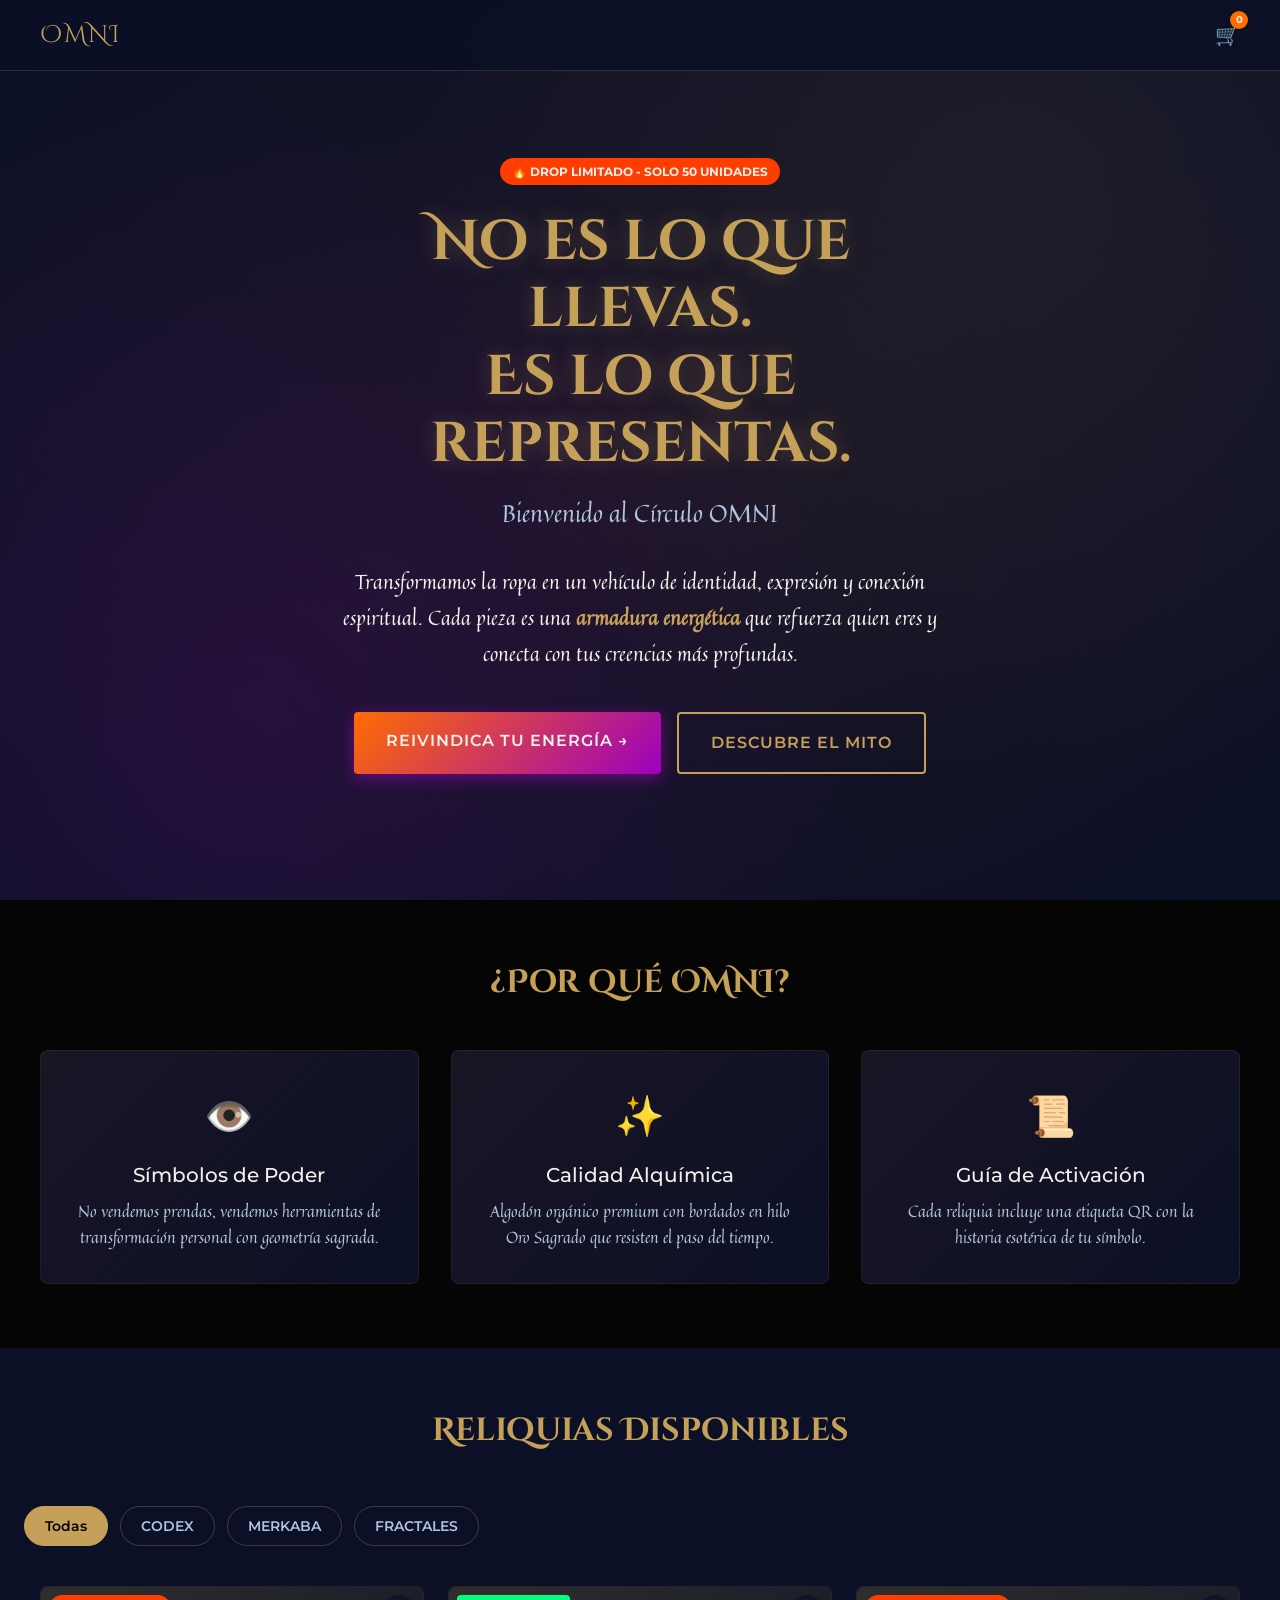
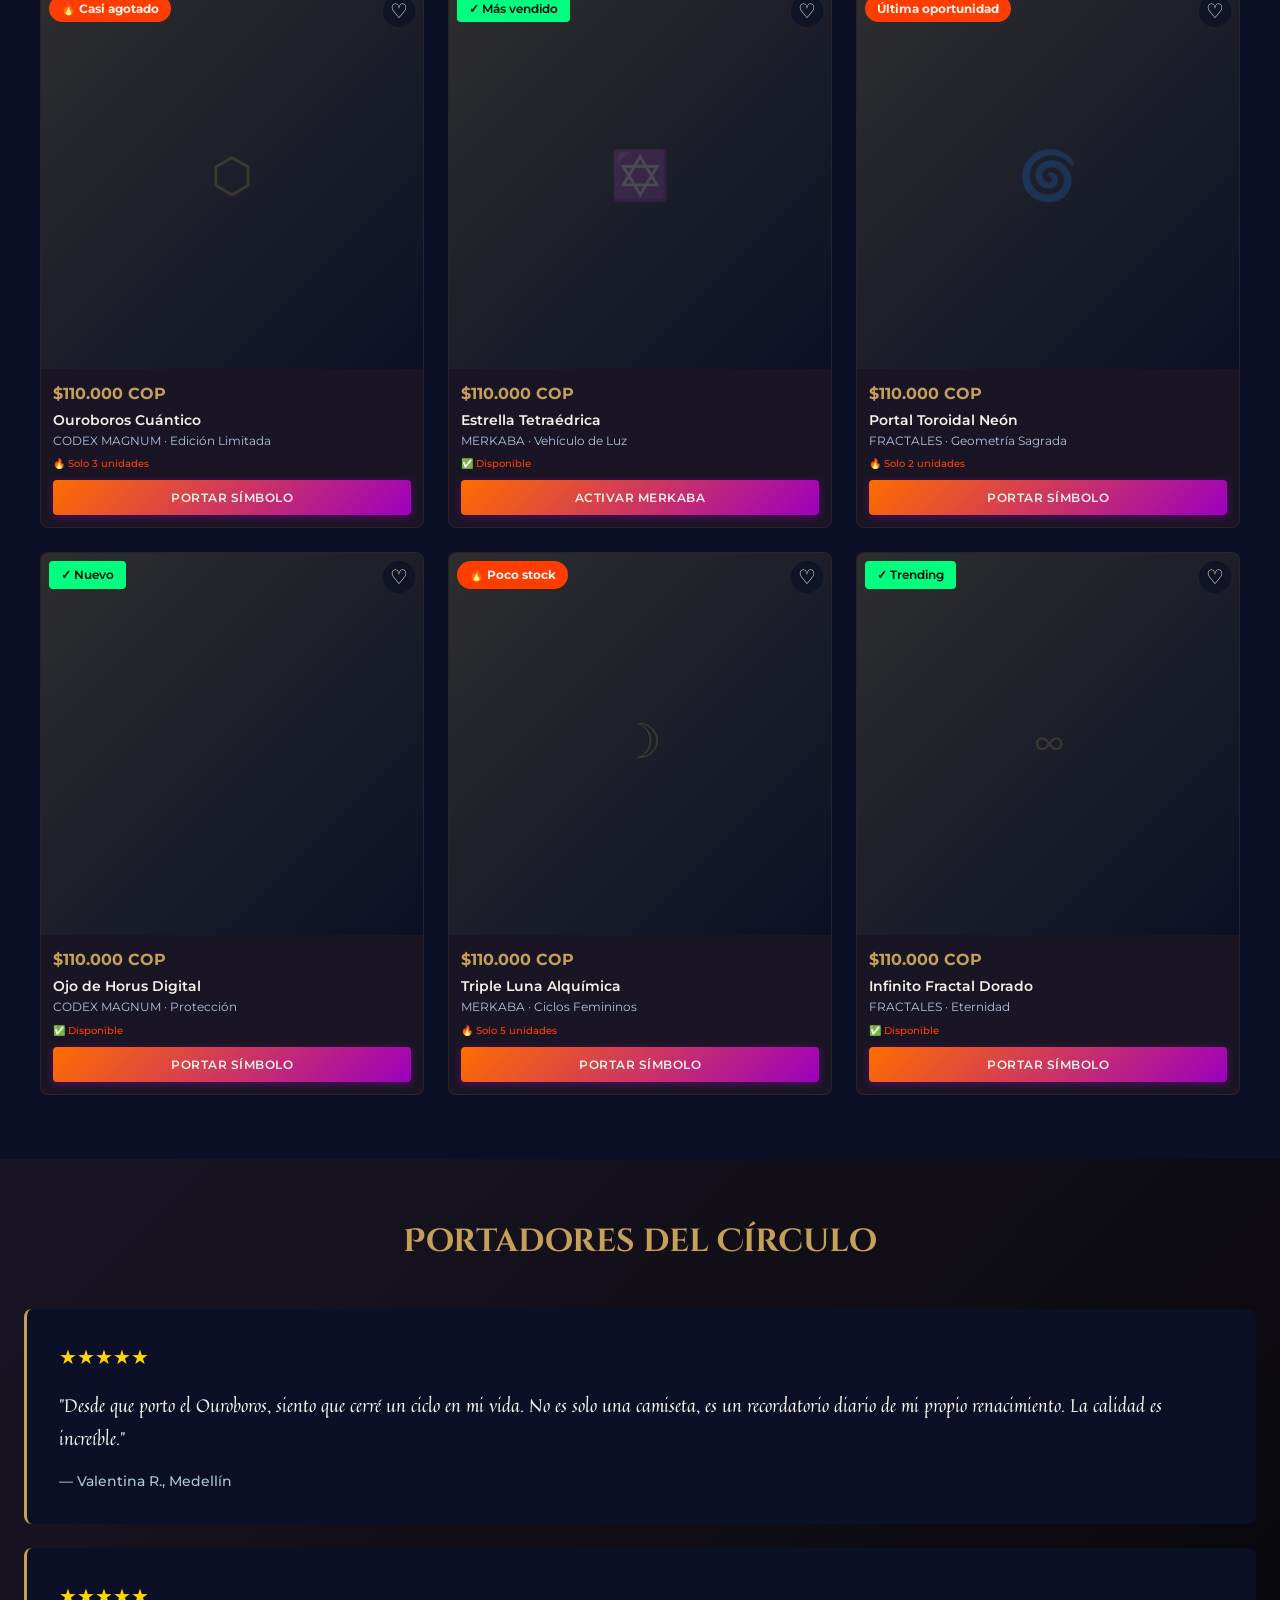
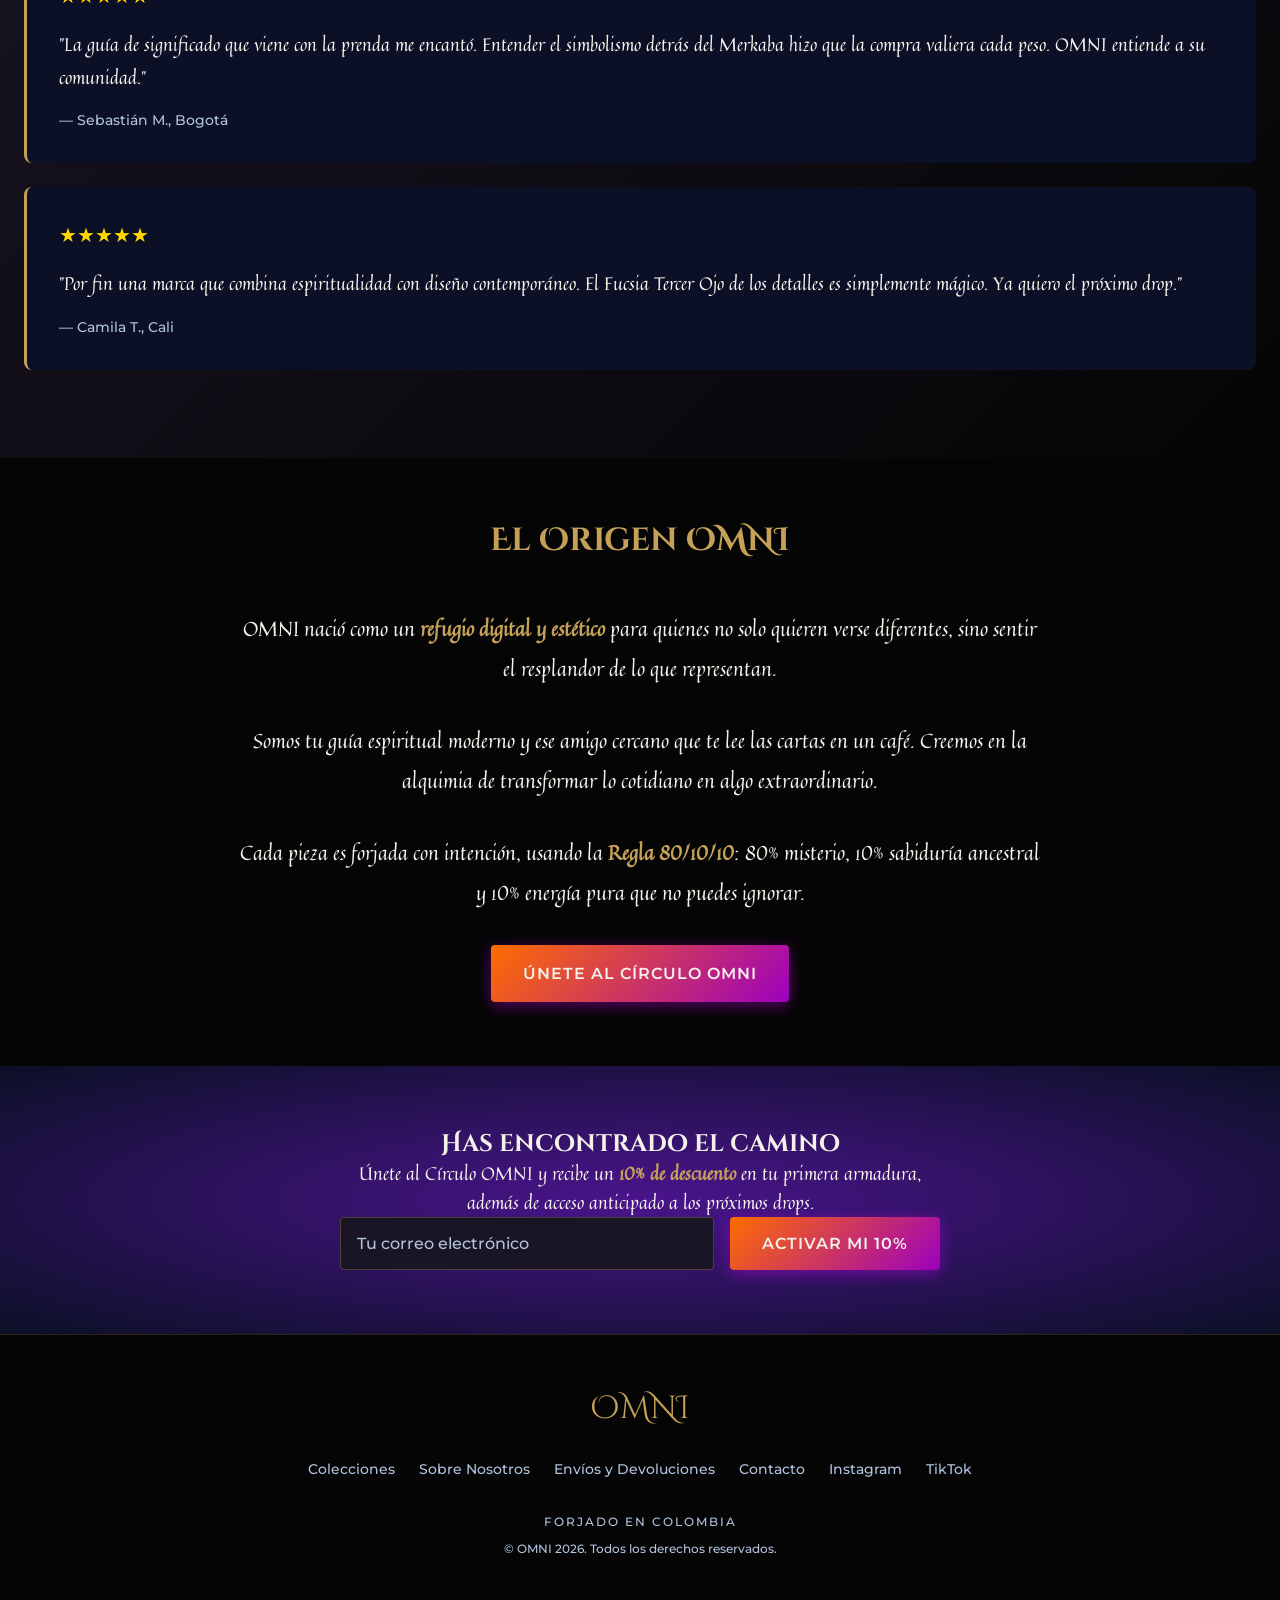
<file: index.html>
<!DOCTYPE html>
<html lang="es">
<head>
    <meta charset="UTF-8">
    <meta name="viewport" content="width=device-width, initial-scale=1.0">
    <meta name="description" content="OMNI - Transformamos la ropa en un vehículo de identidad, expresión y conexión espiritual. Cada pieza es una armadura energética.">
    <meta name="theme-color" content="#0B1026">
    
    <!-- Open Graph / Social Media -->
    <meta property="og:type" content="website">
    <meta property="og:title" content="OMNI | No es lo que llevas. Es lo que representas.">
    <meta property="og:description" content="Bienvenido al Círculo OMNI. Reliquias energéticas con geometría sagrada.">
    <meta property="og:image" content="assets/images/og-image.jpg">
    
    <!-- Google Fonts -->
    <link rel="preconnect" href="https://fonts.googleapis.com">
    <link rel="preconnect" href="https://fonts.gstatic.com" crossorigin>
    <link href="https://fonts.googleapis.com/css2?family=Cinzel+Decorative:wght@700;900&family=Quintessential&family=Montserrat:wght@500;600;700&display=swap" rel="stylesheet">
    
    <!-- Stylesheet -->
    <link rel="stylesheet" href="css/styles.css">
    
    <title>OMNI | No es lo que llevas. Es lo que representas.</title>
</head>
<body>
    <!-- Header -->
    <header>
        <div class="header-content">
            <a href="#" class="logo">OMNI</a>
            <div class="cart-icon">
                🛒
                <span class="cart-count">0</span>
            </div>
        </div>
    </header>

    <!-- Hero Section -->
    <section class="hero" id="inicio">
        <div class="hero-content">
            <div class="hero-badge">
                <span class="scarcity-badge">🔥 DROP LIMITADO - SOLO 50 UNIDADES</span>
            </div>
            <h1>No es lo que llevas.<br>Es lo que representas.</h1>
            <p class="hero-subtitle">Bienvenido al Círculo OMNI</p>
            <p class="hero-description body-text">
                Transformamos la ropa en un vehículo de identidad, expresión y conexión espiritual.
                Cada pieza es una <span class="about-highlight">armadura energética</span> que refuerza quien eres
                y conecta con tus creencias más profundas.
            </p>
            <div class="hero-cta-container">
                <a href="#coleccion" class="btn-cta ui-text">Reivindica tu energía →</a>
                <a href="#historia" class="btn-cta btn-secondary ui-text">Descubre el mito</a>
            </div>
        </div>
    </section>

    <!-- Value Proposition -->
    <section class="value-section" id="beneficios">
        <h2 class="section-title">¿Por qué OMNI?</h2>
        <div class="value-grid">
            <div class="value-card fade-in">
                <div class="value-icon">👁️</div>
                <h3 class="ui-text">Símbolos de Poder</h3>
                <p class="body-text">No vendemos prendas, vendemos herramientas de transformación personal con geometría sagrada.</p>
            </div>
            <div class="value-card fade-in">
                <div class="value-icon">✨</div>
                <h3 class="ui-text">Calidad Alquímica</h3>
                <p class="body-text">Algodón orgánico premium con bordados en hilo Oro Sagrado que resisten el paso del tiempo.</p>
            </div>
            <div class="value-card fade-in">
                <div class="value-icon">📜</div>
                <h3 class="ui-text">Guía de Activación</h3>
                <p class="body-text">Cada reliquia incluye una etiqueta QR con la historia esotérica de tu símbolo.</p>
            </div>
        </div>
    </section>

    <!-- Products Section -->
    <section class="products-section" id="coleccion">
        <div class="products-header">
            <h2 class="section-title">Reliquias Disponibles</h2>
            <div class="products-filter-bar">
                <button class="filter-btn active ui-text" data-filter="all">Todas</button>
                <button class="filter-btn ui-text" data-filter="codex">CODEX</button>
                <button class="filter-btn ui-text" data-filter="merkaba">MERKABA</button>
                <button class="filter-btn ui-text" data-filter="fractales">FRACTALES</button>
            </div>
        </div>
        <div class="product-grid marketplace-grid">
            <!-- Producto 1: CODEX MAGNUM -->
            <div class="marketplace-card fade-in" data-category="codex">
                <div class="marketplace-image">
                    <span class="product-image-placeholder">⬡</span>
                    <div class="marketplace-badge-top">
                        <span class="scarcity-badge">🔥 Casi agotado</span>
                    </div>
                    <button class="wishlist-btn" aria-label="Añadir a favoritos">♡</button>
                </div>
                <div class="marketplace-info">
                    <div class="marketplace-price-row">
                        <span class="marketplace-price">$110.000 COP</span>
                    </div>
                    <h3 class="marketplace-title">Ouroboros Cuántico</h3>
                    <p class="marketplace-location body-text">CODEX MAGNUM · Edición Limitada</p>
                    <div class="marketplace-stock ui-text">
                        🔥 Solo 3 unidades
                    </div>
                    <button class="btn-marketplace-cta ui-text" onclick="addToCart('Ouroboros Cuántico')">Portar símbolo</button>
                </div>
            </div>

            <!-- Producto 2: MERKABA -->
            <div class="marketplace-card fade-in" data-category="merkaba">
                <div class="marketplace-image">
                    <span class="product-image-placeholder">✡️</span>
                    <div class="marketplace-badge-top">
                        <span class="success-badge">✓ Más vendido</span>
                    </div>
                    <button class="wishlist-btn" aria-label="Añadir a favoritos">♡</button>
                </div>
                <div class="marketplace-info">
                    <div class="marketplace-price-row">
                        <span class="marketplace-price">$110.000 COP</span>
                    </div>
                    <h3 class="marketplace-title">Estrella Tetraédrica</h3>
                    <p class="marketplace-location body-text">MERKABA · Vehículo de Luz</p>
                    <div class="marketplace-stock ui-text">
                        ✅ Disponible
                    </div>
                    <button class="btn-marketplace-cta ui-text" onclick="addToCart('Estrella Tetraédrica')">Activar Merkaba</button>
                </div>
            </div>

            <!-- Producto 3: FRACTALES -->
            <div class="marketplace-card fade-in" data-category="fractales">
                <div class="marketplace-image">
                    <span class="product-image-placeholder">🌀</span>
                    <div class="marketplace-badge-top">
                        <span class="scarcity-badge">Última oportunidad</span>
                    </div>
                    <button class="wishlist-btn" aria-label="Añadir a favoritos">♡</button>
                </div>
                <div class="marketplace-info">
                    <div class="marketplace-price-row">
                        <span class="marketplace-price">$110.000 COP</span>
                    </div>
                    <h3 class="marketplace-title">Portal Toroidal Neón</h3>
                    <p class="marketplace-location body-text">FRACTALES · Geometría Sagrada</p>
                    <div class="marketplace-stock ui-text">
                        🔥 Solo 2 unidades
                    </div>
                    <button class="btn-marketplace-cta ui-text" onclick="addToCart('Portal Toroidal')">Portar símbolo</button>
                </div>
            </div>

            <!-- Producto 4: Additional -->
            <div class="marketplace-card fade-in" data-category="codex">
                <div class="marketplace-image">
                    <span class="product-image-placeholder">𓂀</span>
                    <div class="marketplace-badge-top">
                        <span class="success-badge">✓ Nuevo</span>
                    </div>
                    <button class="wishlist-btn" aria-label="Añadir a favoritos">♡</button>
                </div>
                <div class="marketplace-info">
                    <div class="marketplace-price-row">
                        <span class="marketplace-price">$110.000 COP</span>
                    </div>
                    <h3 class="marketplace-title">Ojo de Horus Digital</h3>
                    <p class="marketplace-location body-text">CODEX MAGNUM · Protección</p>
                    <div class="marketplace-stock ui-text">
                        ✅ Disponible
                    </div>
                    <button class="btn-marketplace-cta ui-text" onclick="addToCart('Ojo de Horus')">Portar símbolo</button>
                </div>
            </div>

            <!-- Producto 5: Additional -->
            <div class="marketplace-card fade-in" data-category="merkaba">
                <div class="marketplace-image">
                    <span class="product-image-placeholder">☽</span>
                    <div class="marketplace-badge-top">
                        <span class="scarcity-badge">🔥 Poco stock</span>
                    </div>
                    <button class="wishlist-btn" aria-label="Añadir a favoritos">♡</button>
                </div>
                <div class="marketplace-info">
                    <div class="marketplace-price-row">
                        <span class="marketplace-price">$110.000 COP</span>
                    </div>
                    <h3 class="marketplace-title">Triple Luna Alquímica</h3>
                    <p class="marketplace-location body-text">MERKABA · Ciclos Femininos</p>
                    <div class="marketplace-stock ui-text">
                        🔥 Solo 5 unidades
                    </div>
                    <button class="btn-marketplace-cta ui-text" onclick="addToCart('Triple Luna')">Portar símbolo</button>
                </div>
            </div>

            <!-- Producto 6: Additional -->
            <div class="marketplace-card fade-in" data-category="fractales">
                <div class="marketplace-image">
                    <span class="product-image-placeholder">∞</span>
                    <div class="marketplace-badge-top">
                        <span class="success-badge">✓ Trending</span>
                    </div>
                    <button class="wishlist-btn" aria-label="Añadir a favoritos">♡</button>
                </div>
                <div class="marketplace-info">
                    <div class="marketplace-price-row">
                        <span class="marketplace-price">$110.000 COP</span>
                    </div>
                    <h3 class="marketplace-title">Infinito Fractal Dorado</h3>
                    <p class="marketplace-location body-text">FRACTALES · Eternidad</p>
                    <div class="marketplace-stock ui-text">
                        ✅ Disponible
                    </div>
                    <button class="btn-marketplace-cta ui-text" onclick="addToCart('Infinito Fractal')">Portar símbolo</button>
                </div>
            </div>
        </div>
    </section>

    <!-- Testimonials -->
    <section class="testimonials-section" id="testimonios">
        <h2 class="section-title">Portadores del Círculo</h2>
        <div class="testimonial-card fade-in">
            <div class="testimonial-stars">★★★★★</div>
            <p class="testimonial-text body-text">
                "Desde que porto el Ouroboros, siento que cerré un ciclo en mi vida. No es solo una camiseta,
                es un recordatorio diario de mi propio renacimiento. La calidad es increíble."
            </p>
            <p class="testimonial-author ui-text">— Valentina R., Medellín</p>
        </div>
        <div class="testimonial-card fade-in">
            <div class="testimonial-stars">★★★★★</div>
            <p class="testimonial-text body-text">
                "La guía de significado que viene con la prenda me encantó. Entender el simbolismo detrás
                del Merkaba hizo que la compra valiera cada peso. OMNI entiende a su comunidad."
            </p>
            <p class="testimonial-author ui-text">— Sebastián M., Bogotá</p>
        </div>
        <div class="testimonial-card fade-in">
            <div class="testimonial-stars">★★★★★</div>
            <p class="testimonial-text body-text">
                "Por fin una marca que combina espiritualidad con diseño contemporáneo.
                El Fucsia Tercer Ojo de los detalles es simplemente mágico. Ya quiero el próximo drop."
            </p>
            <p class="testimonial-author ui-text">— Camila T., Cali</p>
        </div>
    </section>

    <!-- About Section -->
    <section class="about-section" id="historia">
        <div class="about-content">
            <h2 class="section-title">El Origen OMNI</h2>
            <p class="about-text body-text">
                OMNI nació como un <span class="about-highlight">refugio digital y estético</span> para quienes
                no solo quieren verse diferentes, sino sentir el resplandor de lo que representan.
            </p>
            <p class="about-text body-text">
                Somos tu guía espiritual moderno y ese amigo cercano que te lee las cartas en un café.
                Creemos en la alquimia de transformar lo cotidiano en algo extraordinario.
            </p>
            <p class="about-text body-text">
                Cada pieza es forjada con intención, usando la <span class="about-highlight">Regla 80/10/10</span>:
                80% misterio, 10% sabiduría ancestral y 10% energía pura que no puedes ignorar.
            </p>
            <a href="#coleccion" class="btn-cta ui-text">Únete al Círculo OMNI</a>
        </div>
    </section>

    <!-- Newsletter -->
    <section class="newsletter-section" id="unete">
        <div class="newsletter-content">
            <h2>Has encontrado el camino</h2>
            <p class="body-text">
                Únete al Círculo OMNI y recibe un <span class="about-highlight">10% de descuento</span>
                en tu primera armadura, además de acceso anticipado a los próximos drops.
            </p>
            <form class="newsletter-form" onsubmit="subscribe(event)">
                <input type="email" class="newsletter-input ui-text" placeholder="Tu correo electrónico" required>
                <button type="submit" class="btn-cta ui-text">Activar mi 10%</button>
            </form>
        </div>
    </section>

    <!-- Footer -->
    <footer>
        <div class="footer-content">
            <div class="footer-logo">OMNI</div>
            <div class="footer-links">
                <a href="#coleccion" class="footer-link ui-text">Colecciones</a>
                <a href="#historia" class="footer-link ui-text">Sobre Nosotros</a>
                <a href="#" class="footer-link ui-text">Envíos y Devoluciones</a>
                <a href="#" class="footer-link ui-text">Contacto</a>
                <a href="#" class="footer-link ui-text">Instagram</a>
                <a href="#" class="footer-link ui-text">TikTok</a>
            </div>
            <p class="footer-tagline ui-text">FORJADO EN COLOMBIA</p>
            <p class="footer-copyright ui-text">© OMNI 2026. Todos los derechos reservados.</p>
        </div>
    </footer>

    <!-- Sticky CTA (Mobile) -->
    <div class="sticky-cta" id="stickyCta">
        <a href="#coleccion" class="btn-cta ui-text">Ver Reliquias Disponibles</a>
    </div>

    <!-- JavaScript -->
    <script src="js/main.js"></script>
</body>
</html>
</file>
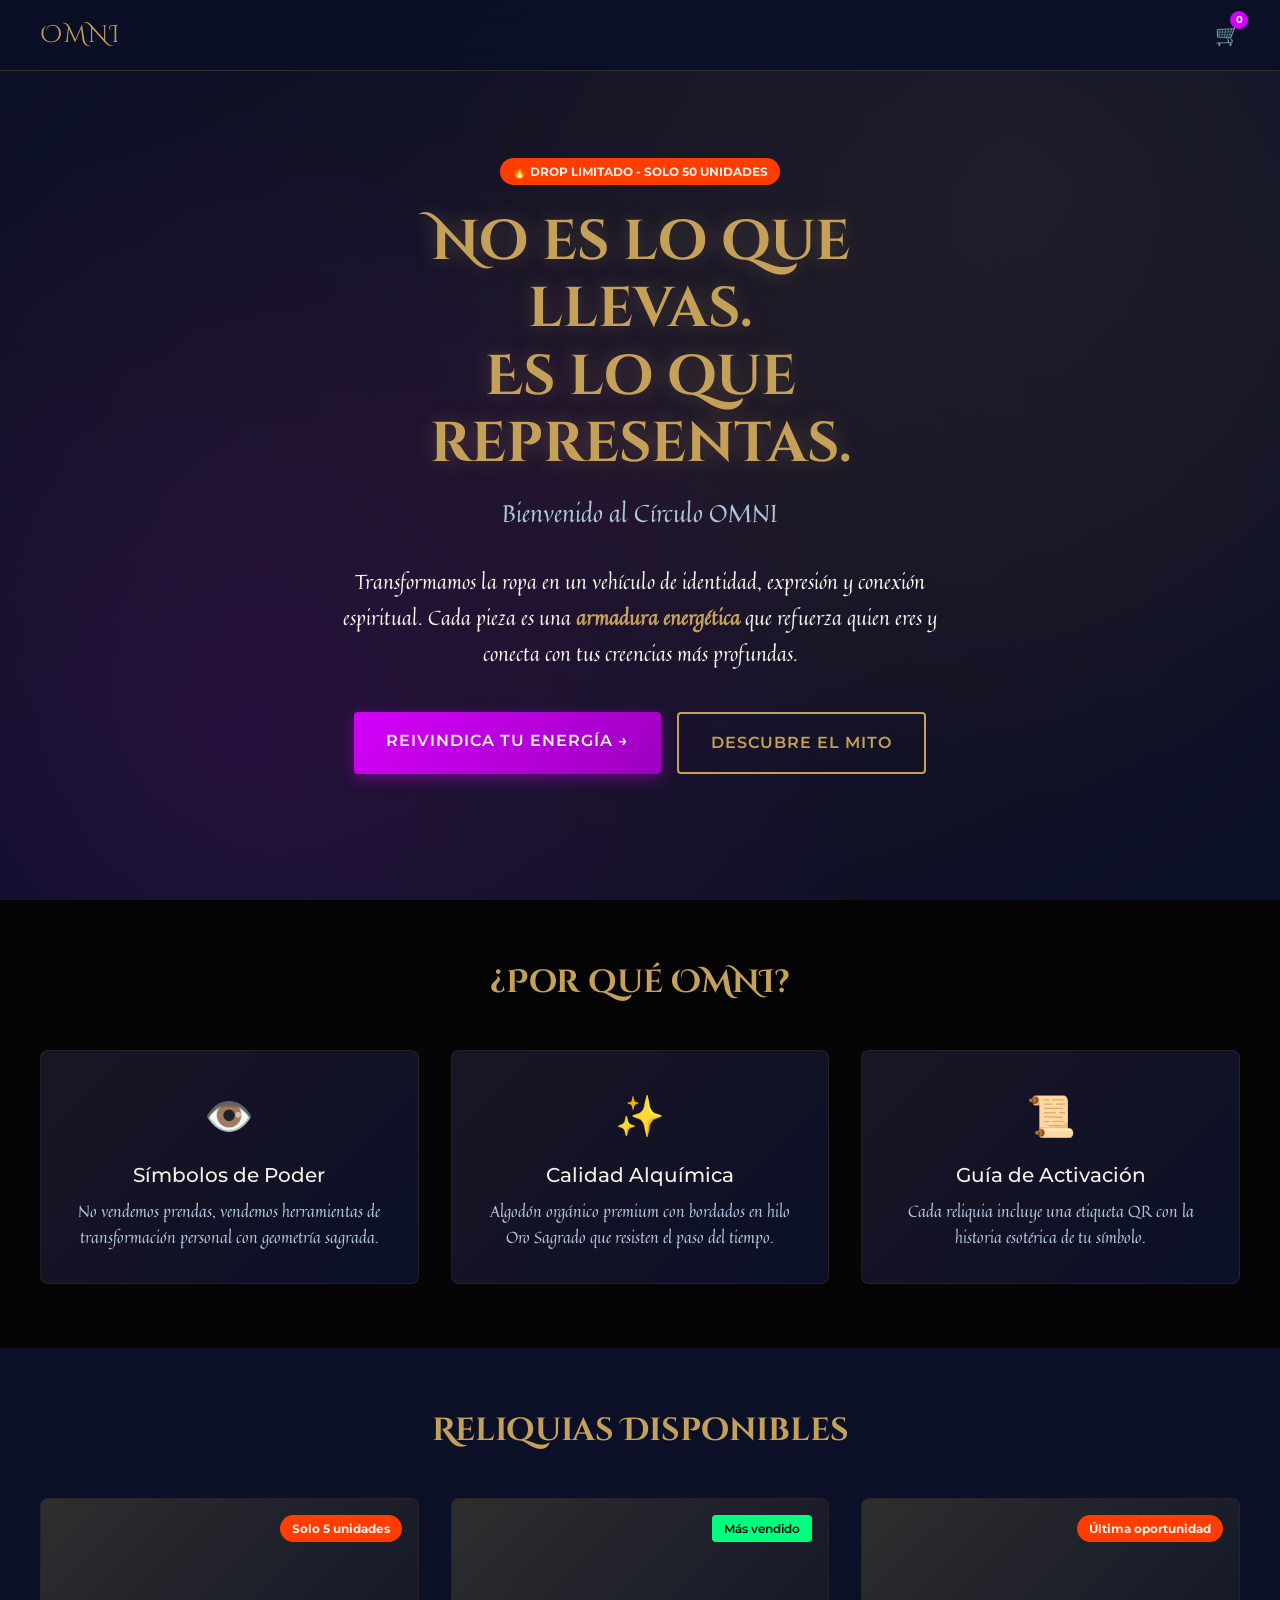
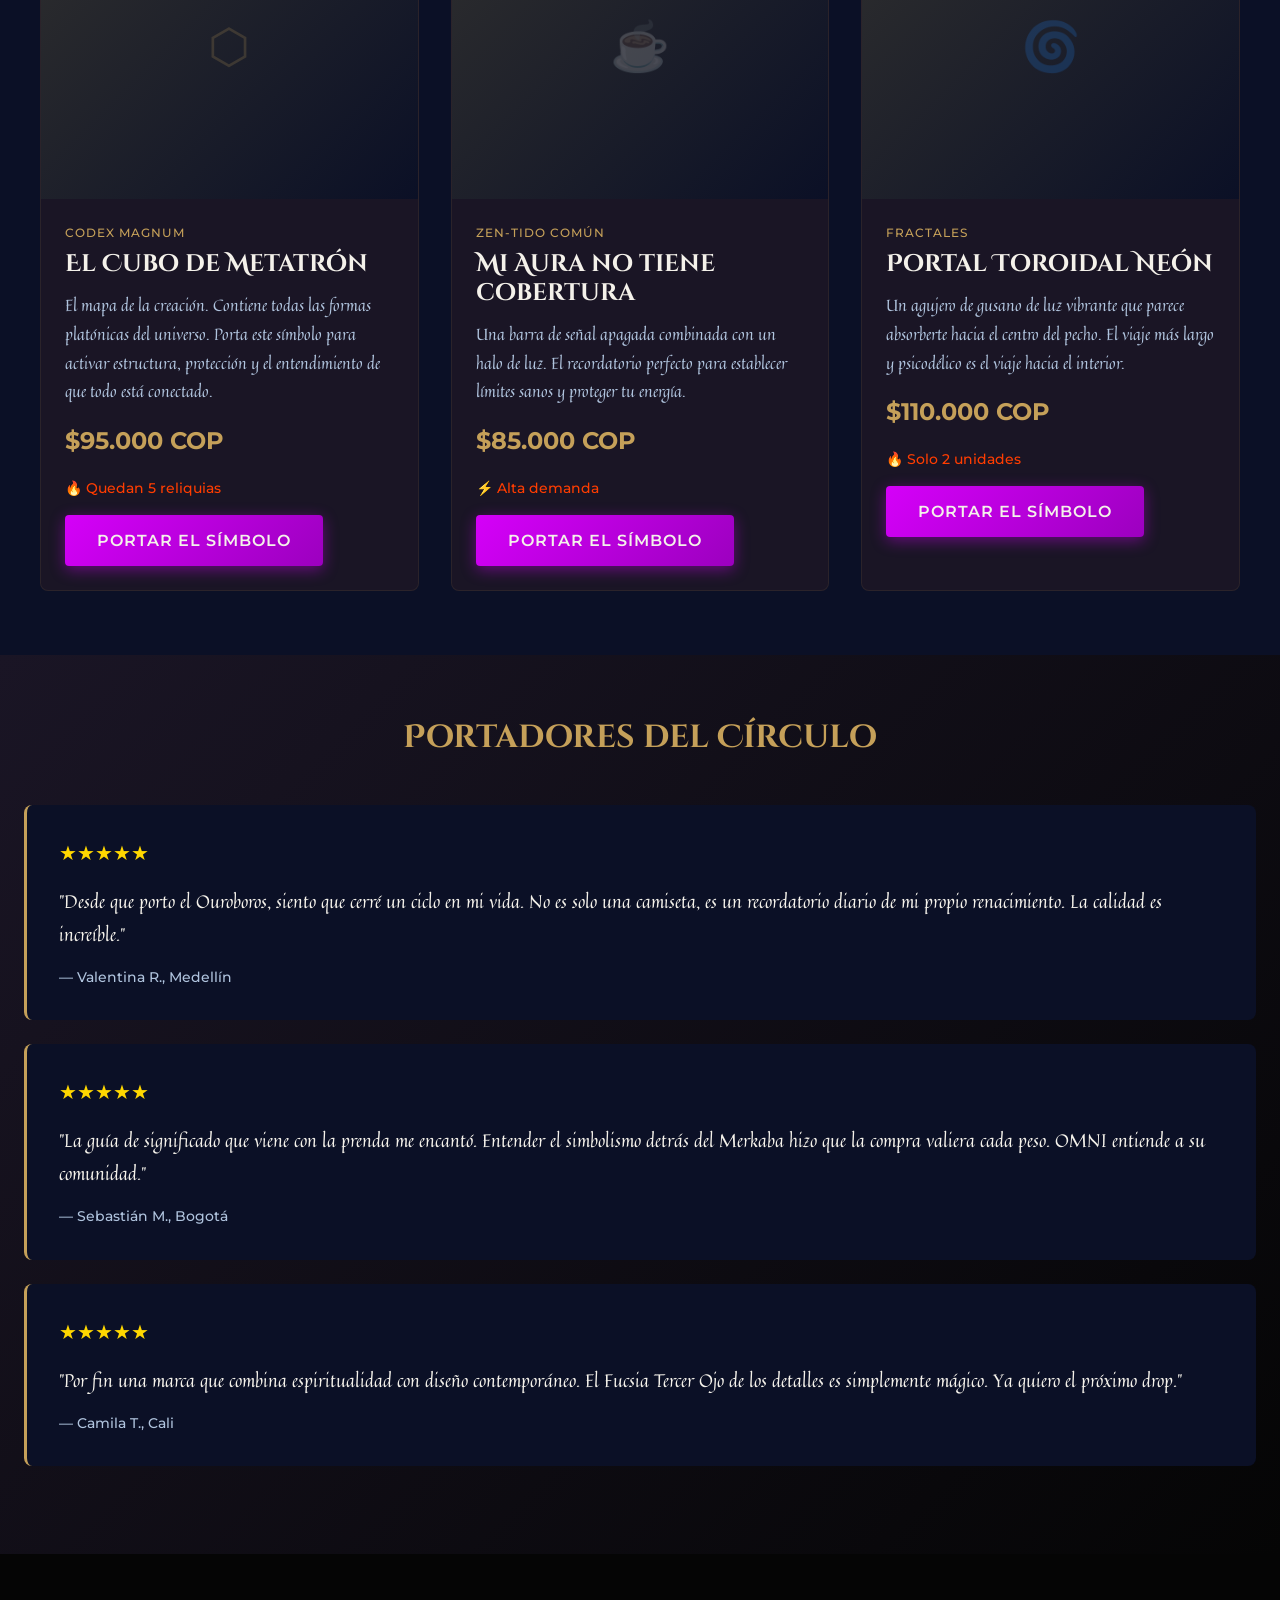
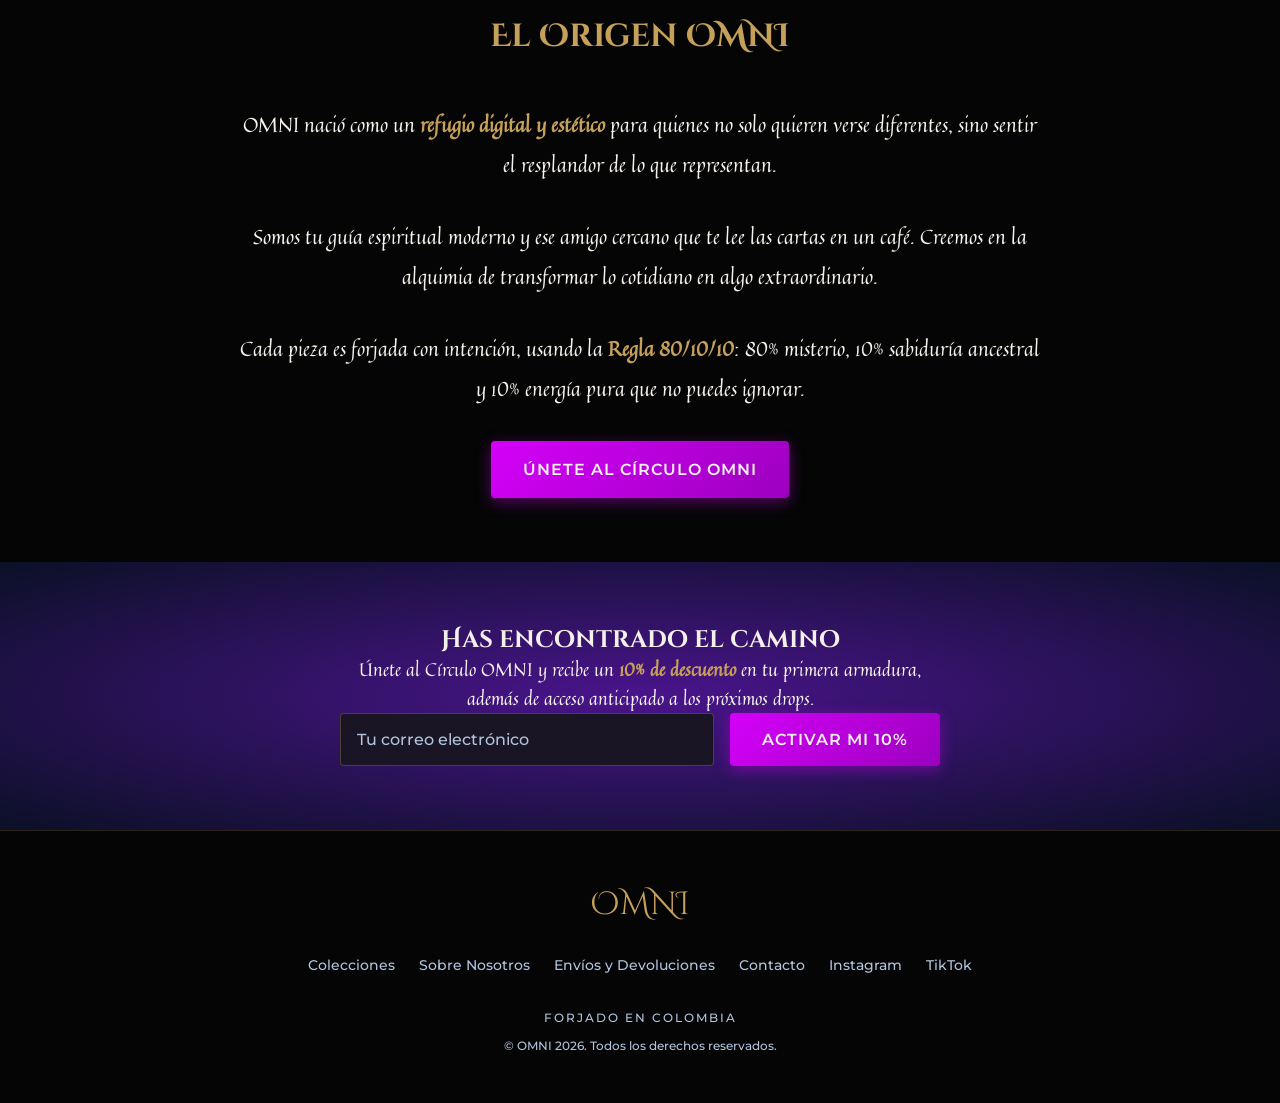
<file: sales-page-omni.html>
<!DOCTYPE html>
<html lang="es">
<head>
    <meta charset="UTF-8">
    <meta name="viewport" content="width=device-width, initial-scale=1.0">
    <title>OMNI | No es lo que llevas. Es lo que representas.</title>
    
    <!-- Google Fonts -->
    <link rel="preconnect" href="https://fonts.googleapis.com">
    <link rel="preconnect" href="https://fonts.gstatic.com" crossorigin>
    <link href="https://fonts.googleapis.com/css2?family=Cinzel+Decorative:wght@700;900&family=Quintessential&family=Montserrat:wght@500;600;700&display=swap" rel="stylesheet">
    
    <style>
        /* ========================================
           VARIABLES DE COLOR - PALETA ALQUÍMICA
           ======================================== */
        :root {
            /* 80% - Base del Misterio */
            --azul-profundo-cosmos: #0B1026;
            --negro-profundo-akasha: #050505;
            --gris-carbon: #2E2E2E;
            --sombra-amatista: #1A1525;
            --verde-musgo-ritual: #14201A;
            
            /* 10% - Sabiduría y Estructura */
            --oro-sagrado-metalico: #C5A059;
            --blanco-pergamino: #F4F1EA;
            --morado-astral: #4A148C;
            --cobre-terrenal: #B87333;
            --plata-lunar: #B0C4DE;
            
            /* 10% - Energía Alquímica (CTA) */
            --fucsia-tercer-ojo: #D500F9;
            --ambar-alquimico: #FFD700;
            --rojo-fuego-vital: #FF3D00;
            --esmeralda-cuantico: #00FF7F;
            
            /* Tipografías */
            --font-titulos: 'Cinzel Decorative', cursive;
            --font-cuerpo: 'Quintessential', cursive;
            --font-ui: 'Montserrat', sans-serif;
        }
        
        /* ========================================
           RESET Y BASE MOBILE-FIRST
           ======================================== */
        * {
            margin: 0;
            padding: 0;
            box-sizing: border-box;
        }
        
        html {
            font-size: 16px;
            scroll-behavior: smooth;
        }
        
        body {
            font-family: var(--font-cuerpo);
            background-color: var(--azul-profundo-cosmos);
            color: var(--blanco-pergamino);
            line-height: 1.6;
            overflow-x: hidden;
        }
        
        /* ========================================
           TIPOGRAFÍA
           ======================================== */
        h1, h2, h3, h4 {
            font-family: var(--font-titulos);
            font-weight: 700;
            line-height: 1.2;
        }
        
        .body-text {
            font-family: var(--font-cuerpo);
            font-size: 1.125rem;
        }
        
        .ui-text {
            font-family: var(--font-ui);
            font-weight: 500;
        }
        
        /* ========================================
           COMPONENTES UI
           ======================================== */
        .btn-cta {
            display: inline-block;
            background: linear-gradient(135deg, var(--fucsia-tercer-ojo) 0%, #9C00BF 100%);
            color: var(--blanco-pergamino);
            font-family: var(--font-ui);
            font-weight: 600;
            font-size: 1rem;
            padding: 1rem 2rem;
            border-radius: 4px;
            text-decoration: none;
            text-transform: uppercase;
            letter-spacing: 1px;
            transition: all 0.3s ease;
            box-shadow: 0 4px 15px rgba(213, 0, 249, 0.4);
            border: none;
            cursor: pointer;
            width: 100%;
            text-align: center;
        }
        
        .btn-cta:hover {
            transform: translateY(-2px);
            box-shadow: 0 6px 20px rgba(213, 0, 249, 0.6);
        }
        
        .btn-cta:active {
            transform: translateY(0);
        }
        
        .btn-secondary {
            background: transparent;
            border: 2px solid var(--oro-sagrado-metalico);
            color: var(--oro-sagrado-metalico);
            box-shadow: none;
        }
        
        .btn-secondary:hover {
            background: var(--oro-sagrado-metalico);
            color: var(--negro-profundo-akasha);
        }
        
        /* Badge de escasez FOMO */
        .scarcity-badge {
            background-color: var(--rojo-fuego-vital);
            color: var(--blanco-pergamino);
            font-family: var(--font-ui);
            font-size: 0.75rem;
            font-weight: 700;
            padding: 0.25rem 0.75rem;
            border-radius: 20px;
            display: inline-block;
            animation: pulse 2s infinite;
        }
        
        @keyframes pulse {
            0%, 100% { opacity: 1; }
            50% { opacity: 0.7; }
        }
        
        /* Badge de éxito */
        .success-badge {
            background-color: var(--esmeralda-cuantico);
            color: var(--negro-profundo-akasha);
            font-family: var(--font-ui);
            font-size: 0.75rem;
            font-weight: 600;
            padding: 0.25rem 0.75rem;
            border-radius: 4px;
            display: inline-block;
        }
        
        /* ========================================
           HEADER / NAV
           ======================================== */
        header {
            position: fixed;
            top: 0;
            left: 0;
            right: 0;
            background: rgba(11, 16, 38, 0.95);
            backdrop-filter: blur(10px);
            z-index: 1000;
            padding: 1rem;
            border-bottom: 1px solid rgba(197, 160, 89, 0.2);
        }
        
        .header-content {
            max-width: 1200px;
            margin: 0 auto;
            display: flex;
            justify-content: space-between;
            align-items: center;
        }
        
        .logo {
            font-family: var(--font-titulos);
            font-size: 1.5rem;
            color: var(--oro-sagrado-metalico);
            text-decoration: none;
            letter-spacing: 2px;
        }
        
        .cart-icon {
            position: relative;
            color: var(--blanco-pergamino);
            font-size: 1.25rem;
            cursor: pointer;
        }
        
        .cart-count {
            position: absolute;
            top: -8px;
            right: -8px;
            background-color: var(--fucsia-tercer-ojo);
            color: var(--blanco-pergamino);
            font-family: var(--font-ui);
            font-size: 0.625rem;
            font-weight: 700;
            width: 18px;
            height: 18px;
            border-radius: 50%;
            display: flex;
            align-items: center;
            justify-content: center;
        }
        
        /* ========================================
           HERO SECTION
           ======================================== */
        .hero {
            min-height: 100vh;
            display: flex;
            align-items: center;
            justify-content: center;
            text-align: center;
            padding: 6rem 1.5rem 4rem;
            background: radial-gradient(ellipse at center, var(--sombra-amatista) 0%, var(--azul-profundo-cosmos) 100%);
            position: relative;
            overflow: hidden;
        }
        
        .hero::before {
            content: '';
            position: absolute;
            top: 0;
            left: 0;
            right: 0;
            bottom: 0;
            background-image: 
                radial-gradient(circle at 20% 80%, rgba(213, 0, 249, 0.1) 0%, transparent 50%),
                radial-gradient(circle at 80% 20%, rgba(197, 160, 89, 0.08) 0%, transparent 50%);
            pointer-events: none;
        }
        
        .hero-content {
            position: relative;
            z-index: 1;
            max-width: 600px;
        }
        
        .hero-badge {
            margin-bottom: 1.5rem;
        }
        
        .hero h1 {
            font-size: 2.5rem;
            margin-bottom: 1rem;
            color: var(--oro-sagrado-metalico);
            text-shadow: 0 0 20px rgba(197, 160, 89, 0.3);
        }
        
        .hero-subtitle {
            font-size: 1.25rem;
            margin-bottom: 2rem;
            color: var(--plata-lunar);
        }
        
        .hero-description {
            font-family: var(--font-cuerpo);
            font-size: 1.25rem;
            margin-bottom: 2.5rem;
            color: var(--blanco-pergamino);
            line-height: 1.8;
        }
        
        .hero-cta-container {
            display: flex;
            flex-direction: column;
            gap: 1rem;
        }
        
        /* ========================================
           SECCIÓN DE VALOR (Beneficios)
           ======================================== */
        .value-section {
            padding: 4rem 1.5rem;
            background-color: var(--negro-profundo-akasha);
        }
        
        .section-title {
            text-align: center;
            font-size: 2rem;
            color: var(--oro-sagrado-metalico);
            margin-bottom: 3rem;
        }
        
        .value-grid {
            display: grid;
            grid-template-columns: 1fr;
            gap: 2rem;
            max-width: 1200px;
            margin: 0 auto;
        }
        
        .value-card {
            background: linear-gradient(135deg, var(--sombra-amatista) 0%, var(--azul-profundo-cosmos) 100%);
            padding: 2rem;
            border-radius: 8px;
            border: 1px solid rgba(197, 160, 89, 0.1);
            text-align: center;
            transition: transform 0.3s ease;
        }
        
        .value-card:hover {
            transform: translateY(-5px);
            border-color: rgba(197, 160, 89, 0.3);
        }
        
        .value-icon {
            font-size: 2.5rem;
            margin-bottom: 1rem;
            color: var(--fucsia-tercer-ojo);
        }
        
        .value-card h3 {
            font-size: 1.25rem;
            color: var(--blanco-pergamino);
            margin-bottom: 0.75rem;
        }
        
        .value-card p {
            font-family: var(--font-cuerpo);
            color: var(--plata-lunar);
            font-size: 1rem;
        }
        
        /* ========================================
           SECCIÓN DE PRODUCTOS (Colecciones)
           ======================================== */
        .products-section {
            padding: 4rem 1.5rem;
            background-color: var(--azul-profundo-cosmos);
        }
        
        .product-card {
            background: var(--sombra-amatista);
            border-radius: 8px;
            overflow: hidden;
            border: 1px solid rgba(197, 160, 89, 0.1);
            transition: all 0.3s ease;
        }
        
        .product-card:hover {
            border-color: rgba(213, 0, 249, 0.3);
            box-shadow: 0 4px 20px rgba(213, 0, 249, 0.1);
        }
        
        .product-image {
            width: 100%;
            height: 300px;
            background: linear-gradient(135deg, var(--gris-carbon) 0%, var(--azul-profundo-cosmos) 100%);
            display: flex;
            align-items: center;
            justify-content: center;
            position: relative;
        }
        
        .product-image-placeholder {
            font-family: var(--font-titulos);
            font-size: 3rem;
            color: rgba(197, 160, 89, 0.2);
        }
        
        .product-badge {
            position: absolute;
            top: 1rem;
            right: 1rem;
        }
        
        .product-info {
            padding: 1.5rem;
        }
        
        .product-collection {
            font-family: var(--font-ui);
            font-size: 0.75rem;
            color: var(--oro-sagrado-metalico);
            text-transform: uppercase;
            letter-spacing: 1px;
            margin-bottom: 0.5rem;
        }
        
        .product-title {
            font-size: 1.5rem;
            color: var(--blanco-pergamino);
            margin-bottom: 0.75rem;
        }
        
        .product-story {
            font-family: var(--font-cuerpo);
            color: var(--plata-lunar);
            font-size: 1rem;
            margin-bottom: 1rem;
            line-height: 1.8;
        }
        
        .product-price {
            font-family: var(--font-ui);
            font-size: 1.5rem;
            font-weight: 700;
            color: var(--oro-sagrado-metalico);
            margin-bottom: 1rem;
        }
        
        .stock-indicator {
            font-family: var(--font-ui);
            font-size: 0.875rem;
            color: var(--rojo-fuego-vital);
            margin-bottom: 1rem;
            display: flex;
            align-items: center;
            gap: 0.5rem;
        }
        
        /* ========================================
           TESTIMONIOS (Prueba Social)
           ======================================== */
        .testimonials-section {
            padding: 4rem 1.5rem;
            background: linear-gradient(135deg, var(--sombra-amatista) 0%, var(--negro-profundo-akasha) 100%);
        }
        
        .testimonial-card {
            background: var(--azul-profundo-cosmos);
            padding: 2rem;
            border-radius: 8px;
            border-left: 3px solid var(--oro-sagrado-metalico);
            margin-bottom: 1.5rem;
        }
        
        .testimonial-stars {
            color: var(--ambar-alquimico);
            font-size: 1.25rem;
            margin-bottom: 1rem;
        }
        
        .testimonial-text {
            font-family: var(--font-cuerpo);
            font-size: 1.125rem;
            color: var(--blanco-pergamino);
            margin-bottom: 1rem;
            line-height: 1.8;
        }
        
        .testimonial-author {
            font-family: var(--font-ui);
            font-size: 0.875rem;
            color: var(--plata-lunar);
        }
        
        /* ========================================
           SOBRE OMNI (Storytelling)
           ======================================== */
        .about-section {
            padding: 4rem 1.5rem;
            background-color: var(--negro-profundo-akasha);
        }
        
        .about-content {
            max-width: 800px;
            margin: 0 auto;
            text-align: center;
        }
        
        .about-text {
            font-family: var(--font-cuerpo);
            font-size: 1.25rem;
            color: var(--blanco-pergamino);
            line-height: 2;
            margin-bottom: 2rem;
        }
        
        .about-highlight {
            color: var(--oro-sagrado-metalico);
            font-weight: 700;
        }
        
        /* ========================================
           NEWSLETTER (Captura de Leads)
           ======================================== */
        .newsletter-section {
            padding: 4rem 1.5rem;
            background: radial-gradient(ellipse at center, var(--morado-astral) 0%, var(--azul-profundo-cosmos) 100%);
            text-align: center;
        }
        
        .newsletter-content {
            max-width: 600px;
            margin: 0 auto;
        }
        
        .newsletter h2 {
            font-size: 2rem;
            color: var(--oro-sagrado-metalico);
            margin-bottom: 1rem;
        }
        
        .newsletter p {
            font-family: var(--font-cuerpo);
            font-size: 1.125rem;
            color: var(--plata-lunar);
            margin-bottom: 2rem;
        }
        
        .newsletter-form {
            display: flex;
            flex-direction: column;
            gap: 1rem;
        }
        
        .newsletter-input {
            width: 100%;
            padding: 1rem;
            background: var(--sombra-amatista);
            border: 1px solid rgba(197, 160, 89, 0.3);
            border-radius: 4px;
            color: var(--blanco-pergamino);
            font-family: var(--font-ui);
            font-size: 1rem;
        }
        
        .newsletter-input::placeholder {
            color: var(--plata-lunar);
        }
        
        .newsletter-input:focus {
            outline: none;
            border-color: var(--fucsia-tercer-ojo);
            box-shadow: 0 0 10px rgba(213, 0, 249, 0.3);
        }
        
        /* ========================================
           FOOTER
           ======================================== */
        footer {
            background-color: var(--negro-profundo-akasha);
            padding: 3rem 1.5rem;
            border-top: 1px solid rgba(197, 160, 89, 0.2);
        }
        
        .footer-content {
            max-width: 1200px;
            margin: 0 auto;
            text-align: center;
        }
        
        .footer-logo {
            font-family: var(--font-titulos);
            font-size: 2rem;
            color: var(--oro-sagrado-metalico);
            margin-bottom: 1.5rem;
        }
        
        .footer-links {
            display: flex;
            flex-wrap: wrap;
            justify-content: center;
            gap: 1.5rem;
            margin-bottom: 2rem;
        }
        
        .footer-link {
            font-family: var(--font-ui);
            font-size: 0.875rem;
            color: var(--plata-lunar);
            text-decoration: none;
            transition: color 0.3s ease;
        }
        
        .footer-link:hover {
            color: var(--oro-sagrado-metalico);
        }
        
        .footer-tagline {
            font-family: var(--font-ui);
            font-size: 0.75rem;
            color: var(--plata-lunar);
            letter-spacing: 2px;
            margin-bottom: 0.5rem;
        }
        
        .footer-copyright {
            font-family: var(--font-ui);
            font-size: 0.75rem;
            color: var(--plata-lunar);
        }
        
        /* ========================================
           STICKY CTA (Mobile)
           ======================================== */
        .sticky-cta {
            position: fixed;
            bottom: 0;
            left: 0;
            right: 0;
            background: rgba(11, 16, 38, 0.95);
            backdrop-filter: blur(10px);
            padding: 1rem 1.5rem;
            border-top: 1px solid rgba(197, 160, 89, 0.2);
            z-index: 999;
            display: none;
        }
        
        .sticky-cta.visible {
            display: block;
        }
        
        /* ========================================
           MEDIA QUERIES (Tablet & Desktop)
           ======================================== */
        @media (min-width: 768px) {
            .hero h1 {
                font-size: 3.5rem;
            }
            
            .hero-subtitle {
                font-size: 1.5rem;
            }
            
            .value-grid {
                grid-template-columns: repeat(3, 1fr);
            }
            
            .product-grid {
                grid-template-columns: repeat(2, 1fr);
                gap: 2rem;
            }
            
            .hero-cta-container {
                flex-direction: row;
                justify-content: center;
            }
            
            .btn-cta {
                width: auto;
            }
            
            .newsletter-form {
                flex-direction: row;
            }
            
            .newsletter-input {
                flex: 1;
            }
        }
        
        @media (min-width: 1024px) {
            .product-grid {
                grid-template-columns: repeat(3, 1fr);
            }
        }
        
        /* ========================================
           ANIMACIONES
           ======================================== */
        .fade-in {
            opacity: 0;
            transform: translateY(20px);
            transition: opacity 0.6s ease, transform 0.6s ease;
        }
        
        .fade-in.visible {
            opacity: 1;
            transform: translateY(0);
        }
        
        /* Glow effect para elementos destacados */
        .glow-effect {
            animation: glow 3s ease-in-out infinite;
        }
        
        @keyframes glow {
            0%, 100% {
                box-shadow: 0 0 10px rgba(197, 160, 89, 0.3);
            }
            50% {
                box-shadow: 0 0 20px rgba(197, 160, 89, 0.6);
            }
        }
    </style>
</head>
<body>
    <!-- Header -->
    <header>
        <div class="header-content">
            <a href="#" class="logo">OMNI</a>
            <div class="cart-icon">
                🛒
                <span class="cart-count">0</span>
            </div>
        </div>
    </header>

    <!-- Hero Section -->
    <section class="hero" id="inicio">
        <div class="hero-content">
            <div class="hero-badge">
                <span class="scarcity-badge">🔥 DROP LIMITADO - SOLO 50 UNIDADES</span>
            </div>
            <h1>No es lo que llevas.<br>Es lo que representas.</h1>
            <p class="hero-subtitle">Bienvenido al Círculo OMNI</p>
            <p class="hero-description body-text">
                Transformamos la ropa en un vehículo de identidad, expresión y conexión espiritual. 
                Cada pieza es una <span class="about-highlight">armadura energética</span> que refuerza quien eres 
                y conecta con tus creencias más profundas.
            </p>
            <div class="hero-cta-container">
                <a href="#coleccion" class="btn-cta ui-text">Reivindica tu energía →</a>
                <a href="#historia" class="btn-cta btn-secondary ui-text">Descubre el mito</a>
            </div>
        </div>
    </section>

    <!-- Value Proposition -->
    <section class="value-section" id="beneficios">
        <h2 class="section-title">¿Por qué OMNI?</h2>
        <div class="value-grid">
            <div class="value-card fade-in">
                <div class="value-icon">👁️</div>
                <h3 class="ui-text">Símbolos de Poder</h3>
                <p class="body-text">No vendemos prendas, vendemos herramientas de transformación personal con geometría sagrada.</p>
            </div>
            <div class="value-card fade-in">
                <div class="value-icon">✨</div>
                <h3 class="ui-text">Calidad Alquímica</h3>
                <p class="body-text">Algodón orgánico premium con bordados en hilo Oro Sagrado que resisten el paso del tiempo.</p>
            </div>
            <div class="value-card fade-in">
                <div class="value-icon">📜</div>
                <h3 class="ui-text">Guía de Activación</h3>
                <p class="body-text">Cada reliquia incluye una etiqueta QR con la historia esotérica de tu símbolo.</p>
            </div>
        </div>
    </section>

    <!-- Products Section -->
    <section class="products-section" id="coleccion">
        <h2 class="section-title">Reliquias Disponibles</h2>
        <div class="product-grid value-grid">
            <!-- Producto 1: CODEX MAGNUM -->
            <div class="product-card fade-in">
                <div class="product-image">
                    <span class="product-image-placeholder">⬡</span>
                    <div class="product-badge">
                        <span class="scarcity-badge">Solo 5 unidades</span>
                    </div>
                </div>
                <div class="product-info">
                    <div class="product-collection ui-text">CODEX MAGNUM</div>
                    <h3 class="product-title">El Cubo de Metatrón</h3>
                    <p class="product-story body-text">
                        El mapa de la creación. Contiene todas las formas platónicas del universo. 
                        Porta este símbolo para activar estructura, protección y el entendimiento de que todo está conectado.
                    </p>
                    <div class="product-price ui-text">$95.000 COP</div>
                    <div class="stock-indicator ui-text">
                        🔥 Quedan 5 reliquias
                    </div>
                    <button class="btn-cta ui-text" onclick="addToCart('Cubo de Metatrón')">Portar el símbolo</button>
                </div>
            </div>

            <!-- Producto 2: ZEN-TIDO COMÚN -->
            <div class="product-card fade-in">
                <div class="product-image">
                    <span class="product-image-placeholder">☕</span>
                    <div class="product-badge">
                        <span class="success-badge">Más vendido</span>
                    </div>
                </div>
                <div class="product-info">
                    <div class="product-collection ui-text">ZEN-TIDO COMÚN</div>
                    <h3 class="product-title">Mi Aura no tiene cobertura</h3>
                    <p class="product-story body-text">
                        Una barra de señal apagada combinada con un halo de luz. 
                        El recordatorio perfecto para establecer límites sanos y proteger tu energía.
                    </p>
                    <div class="product-price ui-text">$85.000 COP</div>
                    <div class="stock-indicator ui-text">
                        ⚡ Alta demanda
                    </div>
                    <button class="btn-cta ui-text" onclick="addToCart('Aura sin cobertura')">Portar el símbolo</button>
                </div>
            </div>

            <!-- Producto 3: FRACTALES -->
            <div class="product-card fade-in">
                <div class="product-image">
                    <span class="product-image-placeholder">🌀</span>
                    <div class="product-badge">
                        <span class="scarcity-badge">Última oportunidad</span>
                    </div>
                </div>
                <div class="product-info">
                    <div class="product-collection ui-text">FRACTALES</div>
                    <h3 class="product-title">Portal Toroidal Neón</h3>
                    <p class="product-story body-text">
                        Un agujero de gusano de luz vibrante que parece absorberte hacia el centro del pecho. 
                        El viaje más largo y psicodélico es el viaje hacia el interior.
                    </p>
                    <div class="product-price ui-text">$110.000 COP</div>
                    <div class="stock-indicator ui-text">
                        🔥 Solo 2 unidades
                    </div>
                    <button class="btn-cta ui-text" onclick="addToCart('Portal Toroidal')">Portar el símbolo</button>
                </div>
            </div>
        </div>
    </section>

    <!-- Testimonials -->
    <section class="testimonials-section" id="testimonios">
        <h2 class="section-title">Portadores del Círculo</h2>
        <div class="testimonial-card fade-in">
            <div class="testimonial-stars">★★★★★</div>
            <p class="testimonial-text body-text">
                "Desde que porto el Ouroboros, siento que cerré un ciclo en mi vida. No es solo una camiseta, 
                es un recordatorio diario de mi propio renacimiento. La calidad es increíble."
            </p>
            <p class="testimonial-author ui-text">— Valentina R., Medellín</p>
        </div>
        <div class="testimonial-card fade-in">
            <div class="testimonial-stars">★★★★★</div>
            <p class="testimonial-text body-text">
                "La guía de significado que viene con la prenda me encantó. Entender el simbolismo detrás 
                del Merkaba hizo que la compra valiera cada peso. OMNI entiende a su comunidad."
            </p>
            <p class="testimonial-author ui-text">— Sebastián M., Bogotá</p>
        </div>
        <div class="testimonial-card fade-in">
            <div class="testimonial-stars">★★★★★</div>
            <p class="testimonial-text body-text">
                "Por fin una marca que combina espiritualidad con diseño contemporáneo. 
                El Fucsia Tercer Ojo de los detalles es simplemente mágico. Ya quiero el próximo drop."
            </p>
            <p class="testimonial-author ui-text">— Camila T., Cali</p>
        </div>
    </section>

    <!-- About Section -->
    <section class="about-section" id="historia">
        <div class="about-content">
            <h2 class="section-title">El Origen OMNI</h2>
            <p class="about-text body-text">
                OMNI nació como un <span class="about-highlight">refugio digital y estético</span> para quienes 
                no solo quieren verse diferentes, sino sentir el resplandor de lo que representan.
            </p>
            <p class="about-text body-text">
                Somos tu guía espiritual moderno y ese amigo cercano que te lee las cartas en un café. 
                Creemos en la alquimia de transformar lo cotidiano en algo extraordinario.
            </p>
            <p class="about-text body-text">
                Cada pieza es forjada con intención, usando la <span class="about-highlight">Regla 80/10/10</span>: 
                80% misterio, 10% sabiduría ancestral y 10% energía pura que no puedes ignorar.
            </p>
            <a href="#coleccion" class="btn-cta ui-text">Únete al Círculo OMNI</a>
        </div>
    </section>

    <!-- Newsletter -->
    <section class="newsletter-section" id="unete">
        <div class="newsletter-content">
            <h2>Has encontrado el camino</h2>
            <p class="body-text">
                Únete al Círculo OMNI y recibe un <span class="about-highlight">10% de descuento</span> 
                en tu primera armadura, además de acceso anticipado a los próximos drops.
            </p>
            <form class="newsletter-form" onsubmit="subscribe(event)">
                <input type="email" class="newsletter-input ui-text" placeholder="Tu correo electrónico" required>
                <button type="submit" class="btn-cta ui-text">Activar mi 10%</button>
            </form>
        </div>
    </section>

    <!-- Footer -->
    <footer>
        <div class="footer-content">
            <div class="footer-logo">OMNI</div>
            <div class="footer-links">
                <a href="#" class="footer-link ui-text">Colecciones</a>
                <a href="#" class="footer-link ui-text">Sobre Nosotros</a>
                <a href="#" class="footer-link ui-text">Envíos y Devoluciones</a>
                <a href="#" class="footer-link ui-text">Contacto</a>
                <a href="#" class="footer-link ui-text">Instagram</a>
                <a href="#" class="footer-link ui-text">TikTok</a>
            </div>
            <p class="footer-tagline ui-text">FORJADO EN COLOMBIA</p>
            <p class="footer-copyright ui-text">© OMNI 2026. Todos los derechos reservados.</p>
        </div>
    </footer>

    <!-- Sticky CTA (Mobile) -->
    <div class="sticky-cta" id="stickyCta">
        <a href="#coleccion" class="btn-cta ui-text">Ver Reliquias Disponibles</a>
    </div>

    <!-- Scripts -->
    <script>
        // Carrito simple
        let cartCount = 0;
        
        function addToCart(productName) {
            cartCount++;
            document.querySelector('.cart-count').textContent = cartCount;
            
            // Feedback visual
            const button = event.target;
            const originalText = button.textContent;
            button.textContent = '✓ Añadido';
            button.style.background = 'linear-gradient(135deg, #00FF7F 0%, #00C853 100%)';
            
            setTimeout(() => {
                button.textContent = originalText;
                button.style.background = '';
            }, 2000);
            
            // Analytics tracking (ejemplo)
            console.log(`Producto añadido: ${productName}`);
        }
        
        // Suscripción newsletter
        function subscribe(event) {
            event.preventDefault();
            const email = event.target.querySelector('input').value;
            
            // Simulación de suscripción
            alert(`¡Bienvenido al Círculo OMNI! Tu código de 10% ha sido enviado a: ${email}`);
            event.target.reset();
        }
        
        // Sticky CTA visibility
        window.addEventListener('scroll', () => {
            const stickyCta = document.getElementById('stickyCta');
            const heroSection = document.querySelector('.hero');
            const heroBottom = heroSection.offsetTop + heroSection.offsetHeight;
            
            if (window.scrollY > heroBottom && window.innerWidth < 768) {
                stickyCta.classList.add('visible');
            } else {
                stickyCta.classList.remove('visible');
            }
        });
        
        // Animaciones fade-in al hacer scroll
        const observerOptions = {
            threshold: 0.1,
            rootMargin: '0px 0px -50px 0px'
        };
        
        const observer = new IntersectionObserver((entries) => {
            entries.forEach(entry => {
                if (entry.isIntersecting) {
                    entry.target.classList.add('visible');
                }
            });
        }, observerOptions);
        
        document.querySelectorAll('.fade-in').forEach(el => {
            observer.observe(el);
        });
        
        // Smooth scroll para enlaces internos
        document.querySelectorAll('a[href^="#"]').forEach(anchor => {
            anchor.addEventListener('click', function(e) {
                e.preventDefault();
                const targetId = this.getAttribute('href');
                const targetElement = document.querySelector(targetId);
                
                if (targetElement) {
                    const headerOffset = 80;
                    const elementPosition = targetElement.getBoundingClientRect().top;
                    const offsetPosition = elementPosition + window.pageYOffset - headerOffset;
                    
                    window.scrollTo({
                        top: offsetPosition,
                        behavior: 'smooth'
                    });
                }
            });
        });
    </script>
</body>
</html>
</file>
<file: css/styles.css>
/* ========================================
   OMNI - Sales Page Stylesheet
   Paleta Alquímica 80/10/10
   ======================================== */

/* ========================================
   VARIABLES DE COLOR - PALETA ALQUÍMICA
   ======================================== */
:root {
    /* 80% - Base del Misterio */
    --azul-profundo-cosmos: #0B1026;
    --negro-profundo-akasha: #050505;
    --gris-carbon: #2E2E2E;
    --sombra-amatista: #1A1525;
    --verde-musgo-ritual: #14201A;
    
    /* 10% - Sabiduría y Estructura */
    --oro-sagrado-metalico: #C5A059;
    --blanco-pergamino: #F4F1EA;
    --morado-astral: #4A148C;
    --cobre-terrenal: #B87333;
    --plata-lunar: #B0C4DE;
    
    /* 10% - Energía Alquímica (CTA) */
    --fucsia-tercer-ojo: #FF6D00;
    --ambar-alquimico: #FFD700;
    --rojo-fuego-vital: #FF3D00;
    --esmeralda-cuantico: #00FF7F;
    
    /* Tipografías */
    --font-titulos: 'Cinzel Decorative', cursive;
    --font-cuerpo: 'Quintessential', cursive;
    --font-ui: 'Montserrat', sans-serif;
}

/* ========================================
   RESET Y BASE MOBILE-FIRST
   ======================================== */
* {
    margin: 0;
    padding: 0;
    box-sizing: border-box;
}

html {
    font-size: 16px;
    scroll-behavior: smooth;
}

body {
    font-family: var(--font-cuerpo);
    background-color: var(--azul-profundo-cosmos);
    color: var(--blanco-pergamino);
    line-height: 1.6;
    overflow-x: hidden;
}

/* ========================================
   TIPOGRAFÍA
   ======================================== */
h1, h2, h3, h4 {
    font-family: var(--font-titulos);
    font-weight: 700;
    line-height: 1.2;
}

.body-text {
    font-family: var(--font-cuerpo);
    font-size: 1.125rem;
}

.ui-text {
    font-family: var(--font-ui);
    font-weight: 500;
}

/* ========================================
   COMPONENTES UI
   ======================================== */
.btn-cta {
    display: inline-block;
    background: linear-gradient(135deg, var(--fucsia-tercer-ojo) 0%, #9C00BF 100%);
    color: var(--blanco-pergamino);
    font-family: var(--font-ui);
    font-weight: 600;
    font-size: 1rem;
    padding: 1rem 2rem;
    border-radius: 4px;
    text-decoration: none;
    text-transform: uppercase;
    letter-spacing: 1px;
    transition: all 0.3s ease;
    box-shadow: 0 4px 15px rgba(213, 0, 249, 0.4);
    border: none;
    cursor: pointer;
    width: 100%;
    text-align: center;
}

.btn-cta:hover {
    transform: translateY(-2px);
    box-shadow: 0 6px 20px rgba(213, 0, 249, 0.6);
}

.btn-cta:active {
    transform: translateY(0);
}

.btn-secondary {
    background: transparent;
    border: 2px solid var(--oro-sagrado-metalico);
    color: var(--oro-sagrado-metalico);
    box-shadow: none;
}

.btn-secondary:hover {
    background: var(--oro-sagrado-metalico);
    color: var(--negro-profundo-akasha);
}

/* Badge de escasez FOMO */
.scarcity-badge {
    background-color: var(--rojo-fuego-vital);
    color: var(--blanco-pergamino);
    font-family: var(--font-ui);
    font-size: 0.75rem;
    font-weight: 700;
    padding: 0.25rem 0.75rem;
    border-radius: 20px;
    display: inline-block;
    animation: pulse 2s infinite;
}

@keyframes pulse {
    0%, 100% { opacity: 1; }
    50% { opacity: 0.7; }
}

/* Badge de éxito */
.success-badge {
    background-color: var(--esmeralda-cuantico);
    color: var(--negro-profundo-akasha);
    font-family: var(--font-ui);
    font-size: 0.75rem;
    font-weight: 600;
    padding: 0.25rem 0.75rem;
    border-radius: 4px;
    display: inline-block;
}

/* ========================================
   HEADER / NAV
   ======================================== */
header {
    position: fixed;
    top: 0;
    left: 0;
    right: 0;
    background: rgba(11, 16, 38, 0.95);
    backdrop-filter: blur(10px);
    z-index: 1000;
    padding: 1rem;
    border-bottom: 1px solid rgba(197, 160, 89, 0.2);
}

.header-content {
    max-width: 1200px;
    margin: 0 auto;
    display: flex;
    justify-content: space-between;
    align-items: center;
}

.logo {
    font-family: var(--font-titulos);
    font-size: 1.5rem;
    color: var(--oro-sagrado-metalico);
    text-decoration: none;
    letter-spacing: 2px;
}

.cart-icon {
    position: relative;
    color: var(--blanco-pergamino);
    font-size: 1.25rem;
    cursor: pointer;
}

.cart-count {
    position: absolute;
    top: -8px;
    right: -8px;
    background-color: var(--fucsia-tercer-ojo);
    color: var(--blanco-pergamino);
    font-family: var(--font-ui);
    font-size: 0.625rem;
    font-weight: 700;
    width: 18px;
    height: 18px;
    border-radius: 50%;
    display: flex;
    align-items: center;
    justify-content: center;
}

/* ========================================
   HERO SECTION
   ======================================== */
.hero {
    min-height: 100vh;
    display: flex;
    align-items: center;
    justify-content: center;
    text-align: center;
    padding: 6rem 1.5rem 4rem;
    background: radial-gradient(ellipse at center, var(--sombra-amatista) 0%, var(--azul-profundo-cosmos) 100%);
    position: relative;
    overflow: hidden;
}

.hero::before {
    content: '';
    position: absolute;
    top: 0;
    left: 0;
    right: 0;
    bottom: 0;
    background-image: 
        radial-gradient(circle at 20% 80%, rgba(213, 0, 249, 0.1) 0%, transparent 50%),
        radial-gradient(circle at 80% 20%, rgba(197, 160, 89, 0.08) 0%, transparent 50%);
    pointer-events: none;
}

.hero-content {
    position: relative;
    z-index: 1;
    max-width: 600px;
}

.hero-badge {
    margin-bottom: 1.5rem;
}

.hero h1 {
    font-size: 2.5rem;
    margin-bottom: 1rem;
    color: var(--oro-sagrado-metalico);
    text-shadow: 0 0 20px rgba(197, 160, 89, 0.3);
}

.hero-subtitle {
    font-size: 1.25rem;
    margin-bottom: 2rem;
    color: var(--plata-lunar);
}

.hero-description {
    font-family: var(--font-cuerpo);
    font-size: 1.25rem;
    margin-bottom: 2.5rem;
    color: var(--blanco-pergamino);
    line-height: 1.8;
}

.hero-cta-container {
    display: flex;
    flex-direction: column;
    gap: 1rem;
}

/* ========================================
   SECCIÓN DE VALOR (Beneficios)
   ======================================== */
.value-section {
    padding: 4rem 1.5rem;
    background-color: var(--negro-profundo-akasha);
}

.section-title {
    text-align: center;
    font-size: 2rem;
    color: var(--oro-sagrado-metalico);
    margin-bottom: 3rem;
}

.value-grid {
    display: grid;
    grid-template-columns: 1fr;
    gap: 2rem;
    max-width: 1200px;
    margin: 0 auto;
}

.value-card {
    background: linear-gradient(135deg, var(--sombra-amatista) 0%, var(--azul-profundo-cosmos) 100%);
    padding: 2rem;
    border-radius: 8px;
    border: 1px solid rgba(197, 160, 89, 0.1);
    text-align: center;
    transition: transform 0.3s ease;
}

.value-card:hover {
    transform: translateY(-5px);
    border-color: rgba(197, 160, 89, 0.3);
}

.value-icon {
    font-size: 2.5rem;
    margin-bottom: 1rem;
    color: var(--fucsia-tercer-ojo);
}

.value-card h3 {
    font-size: 1.25rem;
    color: var(--blanco-pergamino);
    margin-bottom: 0.75rem;
}

.value-card p {
    font-family: var(--font-cuerpo);
    color: var(--plata-lunar);
    font-size: 1rem;
}

/* ========================================
   SECCIÓN DE PRODUCTOS (Colecciones)
   ======================================== */
.products-section {
    padding: 4rem 1.5rem;
    background-color: var(--azul-profundo-cosmos);
}

.products-header {
    margin-bottom: 2rem;
}

/* Filter Bar - Estilo Marketplace Facebook */
.products-filter-bar {
    display: flex;
    gap: 0.75rem;
    overflow-x: auto;
    padding: 0.5rem 0;
    scrollbar-width: none; /* Firefox */
    -ms-overflow-style: none; /* IE/Edge */
}

.products-filter-bar::-webkit-scrollbar {
    display: none; /* Chrome/Safari */
}

.filter-btn {
    font-family: var(--font-ui);
    font-size: 0.875rem;
    font-weight: 600;
    padding: 0.625rem 1.25rem;
    border-radius: 20px;
    border: 1px solid rgba(197, 160, 89, 0.3);
    background: transparent;
    color: var(--plata-lunar);
    cursor: pointer;
    white-space: nowrap;
    transition: all 0.3s ease;
}

.filter-btn:hover {
    border-color: var(--oro-sagrado-metalico);
    color: var(--blanco-pergamino);
}

.filter-btn.active {
    background: var(--oro-sagrado-metalico);
    border-color: var(--oro-sagrado-metalico);
    color: var(--negro-profundo-akasha);
}

/* Marketplace Grid - Mobile First (2 columnas como FB Marketplace) */
.marketplace-grid {
    display: grid;
    grid-template-columns: repeat(2, 1fr);
    gap: 0.75rem;
    max-width: 1200px;
    margin: 0 auto;
}

/* Marketplace Card - Estilo Facebook Marketplace */
.marketplace-card {
    background: var(--sombra-amatista);
    border-radius: 8px;
    overflow: hidden;
    border: 1px solid rgba(197, 160, 89, 0.1);
    transition: all 0.3s ease;
    cursor: pointer;
    position: relative;
}

.marketplace-card:hover {
    border-color: rgba(213, 0, 249, 0.3);
    box-shadow: 0 4px 20px rgba(213, 0, 249, 0.15);
    transform: translateY(-2px);
}

.marketplace-image {
    width: 100%;
    aspect-ratio: 1 / 1;
    background: linear-gradient(135deg, var(--gris-carbon) 0%, var(--azul-profundo-cosmos) 100%);
    display: flex;
    align-items: center;
    justify-content: center;
    position: relative;
    overflow: hidden;
}

.marketplace-badge-top {
    position: absolute;
    top: 0.5rem;
    left: 0.5rem;
    right: 0.5rem;
    display: flex;
    justify-content: space-between;
    align-items: flex-start;
    z-index: 2;
}

/* Wishlist Button - Corazón/Favoritos */
.wishlist-btn {
    position: absolute;
    top: 0.5rem;
    right: 0.5rem;
    background: rgba(11, 16, 38, 0.7);
    backdrop-filter: blur(4px);
    border: none;
    border-radius: 50%;
    width: 32px;
    height: 32px;
    display: flex;
    align-items: center;
    justify-content: center;
    font-size: 1.25rem;
    color: var(--blanco-pergamino);
    cursor: pointer;
    transition: all 0.3s ease;
    z-index: 2;
}

.wishlist-btn:hover {
    background: rgba(213, 0, 249, 0.8);
    color: var(--blanco-pergamino);
    transform: scale(1.1);
}

.wishlist-btn.active {
    color: var(--fucsia-tercer-ojo);
}

.product-image-placeholder {
    font-family: var(--font-titulos);
    font-size: 2.5rem;
    color: rgba(197, 160, 89, 0.2);
}

.marketplace-info {
    padding: 0.75rem;
}

.marketplace-price-row {
    margin-bottom: 0.25rem;
}

.marketplace-price {
    font-family: var(--font-ui);
    font-size: 1rem;
    font-weight: 700;
    color: var(--oro-sagrado-metalico);
}

.marketplace-title {
    font-family: var(--font-ui);
    font-size: 0.875rem;
    font-weight: 600;
    color: var(--blanco-pergamino);
    margin-bottom: 0.25rem;
    line-height: 1.3;
    display: -webkit-box;
    -webkit-line-clamp: 2;
    -webkit-box-orient: vertical;
    overflow: hidden;
}

.marketplace-location {
    font-family: var(--font-ui);
    font-size: 0.75rem;
    color: var(--plata-lunar);
    margin-bottom: 0.5rem;
    line-height: 1.3;
}

.marketplace-stock {
    font-family: var(--font-ui);
    font-size: 0.625rem;
    color: var(--rojo-fuego-vital);
    margin-bottom: 0.5rem;
    display: flex;
    align-items: center;
    gap: 0.25rem;
}

.btn-marketplace-cta {
    width: 100%;
    padding: 0.625rem;
    background: linear-gradient(135deg, var(--fucsia-tercer-ojo) 0%, #9C00BF 100%);
    color: var(--blanco-pergamino);
    font-family: var(--font-ui);
    font-weight: 600;
    font-size: 0.75rem;
    border-radius: 4px;
    text-transform: uppercase;
    letter-spacing: 0.5px;
    border: none;
    cursor: pointer;
    transition: all 0.3s ease;
    box-shadow: 0 2px 8px rgba(213, 0, 249, 0.3);
}

.btn-marketplace-cta:hover {
    box-shadow: 0 4px 12px rgba(213, 0, 249, 0.5);
    transform: translateY(-1px);
}

.btn-marketplace-cta:active {
    transform: translateY(0);
}

/* Legacy product-grid styles for other sections */
.product-grid {
    display: grid;
    grid-template-columns: 1fr;
    gap: 2rem;
    max-width: 1200px;
    margin: 0 auto;
}

.product-card {
    background: var(--sombra-amatista);
    border-radius: 8px;
    overflow: hidden;
    border: 1px solid rgba(197, 160, 89, 0.1);
    transition: all 0.3s ease;
}

.product-card:hover {
    border-color: rgba(213, 0, 249, 0.3);
    box-shadow: 0 4px 20px rgba(213, 0, 249, 0.1);
}

.product-image {
    width: 100%;
    height: 300px;
    background: linear-gradient(135deg, var(--gris-carbon) 0%, var(--azul-profundo-cosmos) 100%);
    display: flex;
    align-items: center;
    justify-content: center;
    position: relative;
}

.product-image-placeholder {
    font-family: var(--font-titulos);
    font-size: 3rem;
    color: rgba(197, 160, 89, 0.2);
}

.product-badge {
    position: absolute;
    top: 1rem;
    right: 1rem;
}

.product-info {
    padding: 1.5rem;
}

.product-collection {
    font-family: var(--font-ui);
    font-size: 0.75rem;
    color: var(--oro-sagrado-metalico);
    text-transform: uppercase;
    letter-spacing: 1px;
    margin-bottom: 0.5rem;
}

.product-title {
    font-size: 1.5rem;
    color: var(--blanco-pergamino);
    margin-bottom: 0.75rem;
}

.product-story {
    font-family: var(--font-cuerpo);
    color: var(--plata-lunar);
    font-size: 1rem;
    margin-bottom: 1rem;
    line-height: 1.8;
}

.product-price {
    font-family: var(--font-ui);
    font-size: 1.5rem;
    font-weight: 700;
    color: var(--oro-sagrado-metalico);
    margin-bottom: 1rem;
}

.stock-indicator {
    font-family: var(--font-ui);
    font-size: 0.875rem;
    color: var(--rojo-fuego-vital);
    margin-bottom: 1rem;
    display: flex;
    align-items: center;
    gap: 0.5rem;
}

/* ========================================
   TESTIMONIOS (Prueba Social)
   ======================================== */
.testimonials-section {
    padding: 4rem 1.5rem;
    background: linear-gradient(135deg, var(--sombra-amatista) 0%, var(--negro-profundo-akasha) 100%);
}

.testimonial-card {
    background: var(--azul-profundo-cosmos);
    padding: 2rem;
    border-radius: 8px;
    border-left: 3px solid var(--oro-sagrado-metalico);
    margin-bottom: 1.5rem;
}

.testimonial-stars {
    color: var(--ambar-alquimico);
    font-size: 1.25rem;
    margin-bottom: 1rem;
}

.testimonial-text {
    font-family: var(--font-cuerpo);
    font-size: 1.125rem;
    color: var(--blanco-pergamino);
    margin-bottom: 1rem;
    line-height: 1.8;
}

.testimonial-author {
    font-family: var(--font-ui);
    font-size: 0.875rem;
    color: var(--plata-lunar);
}

/* ========================================
   SOBRE OMNI (Storytelling)
   ======================================== */
.about-section {
    padding: 4rem 1.5rem;
    background-color: var(--negro-profundo-akasha);
}

.about-content {
    max-width: 800px;
    margin: 0 auto;
    text-align: center;
}

.about-text {
    font-family: var(--font-cuerpo);
    font-size: 1.25rem;
    color: var(--blanco-pergamino);
    line-height: 2;
    margin-bottom: 2rem;
}

.about-highlight {
    color: var(--oro-sagrado-metalico);
    font-weight: 700;
}

/* ========================================
   NEWSLETTER (Captura de Leads)
   ======================================== */
.newsletter-section {
    padding: 4rem 1.5rem;
    background: radial-gradient(ellipse at center, var(--morado-astral) 0%, var(--azul-profundo-cosmos) 100%);
    text-align: center;
}

.newsletter-content {
    max-width: 600px;
    margin: 0 auto;
}

.newsletter h2 {
    font-size: 2rem;
    color: var(--oro-sagrado-metalico);
    margin-bottom: 1rem;
}

.newsletter p {
    font-family: var(--font-cuerpo);
    font-size: 1.125rem;
    color: var(--plata-lunar);
    margin-bottom: 2rem;
}

.newsletter-form {
    display: flex;
    flex-direction: column;
    gap: 1rem;
}

.newsletter-input {
    width: 100%;
    padding: 1rem;
    background: var(--sombra-amatista);
    border: 1px solid rgba(197, 160, 89, 0.3);
    border-radius: 4px;
    color: var(--blanco-pergamino);
    font-family: var(--font-ui);
    font-size: 1rem;
}

.newsletter-input::placeholder {
    color: var(--plata-lunar);
}

.newsletter-input:focus {
    outline: none;
    border-color: var(--fucsia-tercer-ojo);
    box-shadow: 0 0 10px rgba(213, 0, 249, 0.3);
}

/* ========================================
   FOOTER
   ======================================== */
footer {
    background-color: var(--negro-profundo-akasha);
    padding: 3rem 1.5rem;
    border-top: 1px solid rgba(197, 160, 89, 0.2);
}

.footer-content {
    max-width: 1200px;
    margin: 0 auto;
    text-align: center;
}

.footer-logo {
    font-family: var(--font-titulos);
    font-size: 2rem;
    color: var(--oro-sagrado-metalico);
    margin-bottom: 1.5rem;
}

.footer-links {
    display: flex;
    flex-wrap: wrap;
    justify-content: center;
    gap: 1.5rem;
    margin-bottom: 2rem;
}

.footer-link {
    font-family: var(--font-ui);
    font-size: 0.875rem;
    color: var(--plata-lunar);
    text-decoration: none;
    transition: color 0.3s ease;
}

.footer-link:hover {
    color: var(--oro-sagrado-metalico);
}

.footer-tagline {
    font-family: var(--font-ui);
    font-size: 0.75rem;
    color: var(--plata-lunar);
    letter-spacing: 2px;
    margin-bottom: 0.5rem;
}

.footer-copyright {
    font-family: var(--font-ui);
    font-size: 0.75rem;
    color: var(--plata-lunar);
}

/* ========================================
   STICKY CTA (Mobile)
   ======================================== */
.sticky-cta {
    position: fixed;
    bottom: 0;
    left: 0;
    right: 0;
    background: rgba(11, 16, 38, 0.95);
    backdrop-filter: blur(10px);
    padding: 1rem 1.5rem;
    border-top: 1px solid rgba(197, 160, 89, 0.2);
    z-index: 999;
    display: none;
}

.sticky-cta.visible {
    display: block;
}

/* ========================================
   MEDIA QUERIES (Tablet & Desktop)
   ======================================== */
@media (min-width: 768px) {
    .hero h1 {
        font-size: 3.5rem;
    }

    .hero-subtitle {
        font-size: 1.5rem;
    }

    .value-grid {
        grid-template-columns: repeat(3, 1fr);
    }

    /* Marketplace Grid - Tablet: 3 columnas */
    .marketplace-grid {
        grid-template-columns: repeat(3, 1fr);
        gap: 1.5rem;
    }

    .product-grid {
        grid-template-columns: repeat(2, 1fr);
        gap: 2rem;
    }

    .hero-cta-container {
        flex-direction: row;
        justify-content: center;
    }

    .btn-cta {
        width: auto;
    }

    .newsletter-form {
        flex-direction: row;
    }

    .newsletter-input {
        flex: 1;
    }
}

@media (min-width: 1024px) {
    /* Marketplace Grid - Desktop: 4 columnas */
    .marketplace-grid {
        grid-template-columns: repeat(4, 1fr);
        gap: 1.5rem;
    }

    .product-grid {
        grid-template-columns: repeat(3, 1fr);
    }
}

/* ========================================
   ANIMACIONES
   ======================================== */
.fade-in {
    opacity: 0;
    transform: translateY(20px);
    transition: opacity 0.6s ease, transform 0.6s ease;
}

.fade-in.visible {
    opacity: 1;
    transform: translateY(0);
}

/* Glow effect para elementos destacados */
.glow-effect {
    animation: glow 3s ease-in-out infinite;
}

@keyframes glow {
    0%, 100% {
        box-shadow: 0 0 10px rgba(197, 160, 89, 0.3);
    }
    50% {
        box-shadow: 0 0 20px rgba(197, 160, 89, 0.6);
    }
}

/* Heartbeat animation para wishlist */
@keyframes heartbeat {
    0% {
        transform: scale(1);
    }
    25% {
        transform: scale(1.2);
    }
    50% {
        transform: scale(1);
    }
    75% {
        transform: scale(1.2);
    }
    100% {
        transform: scale(1);
    }
}

/* Transición suave para filtrado de productos */
.marketplace-card {
    transition: opacity 0.3s ease, transform 0.3s ease, display 0.3s ease;
}
</file>
